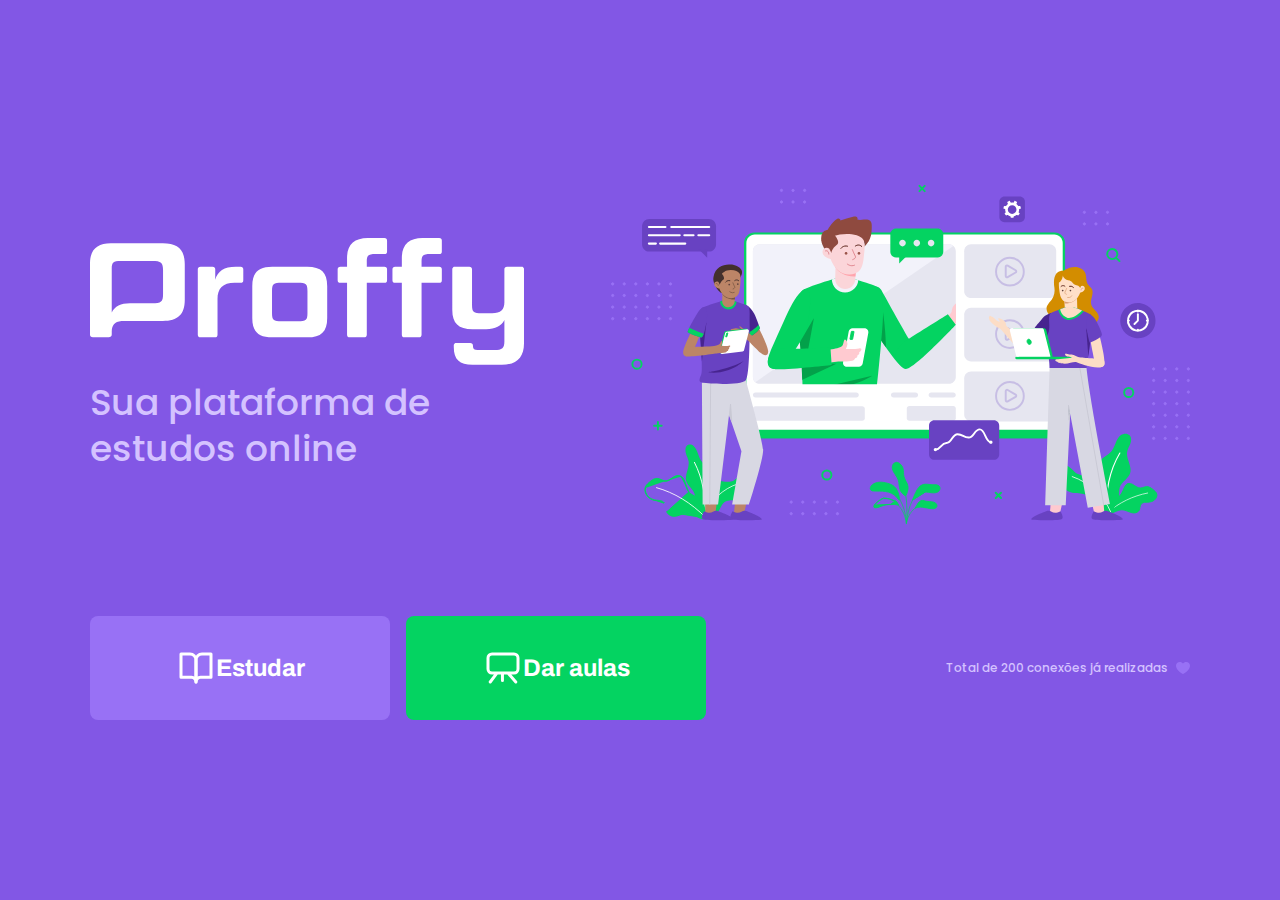
<file: index.html>
<!DOCTYPE html>
<html lang="pt_br">
<head>
    <meta charset="UTF-8">
    <meta name="viewport" content="widht=devide-width, initial-scale=1.0">
    <meta name="theme-color" content="#8257">
    <title>Proffy | Sua plataforma de estudos online</title>

    <link rel="shortcut icon" href="/images/favicon.png" type="image/png">

    <link rel="stylesheet" href="styles/main.css">
    <link rel="stylesheet" href="styles/partials/page-landing.css">
    <link href="https://fonts.googleapis.com/css2?family=Archivo:wght@400;700&amp;family=Poppins:wght@400;600&amp;display=swap" rel="stylesheet">

</head>
<body id="page-landing">

    <div id="container">

        <div class="logo-container">
            <img src="images/logo.svg" alt="Proffy">
            <h2>Sua plataforma de estudos online</h2>
        </div>
        
        <img class="hero-image" src="images/landing.svg" alt="Plataforma de estudos">
        
        <div class="buttons-container">
            <a class="study" href="/study.html">
                <img src="images/icons/study.svg" alt="Estudar">
                Estudar
            </a>
            <a class="give-classes" href="/give-classes.html">
                <img src="images/icons/give-classes.svg" alt="Dar aulas">
                Dar aulas
            </a>
        </div>

        <p class="total-connections">
            Total de 200 conexões já realizadas
            <img src="images/icons/purple-heart.svg" alt="Coração roxo">
        </p>
    </div>

</body>
</html>
</file>
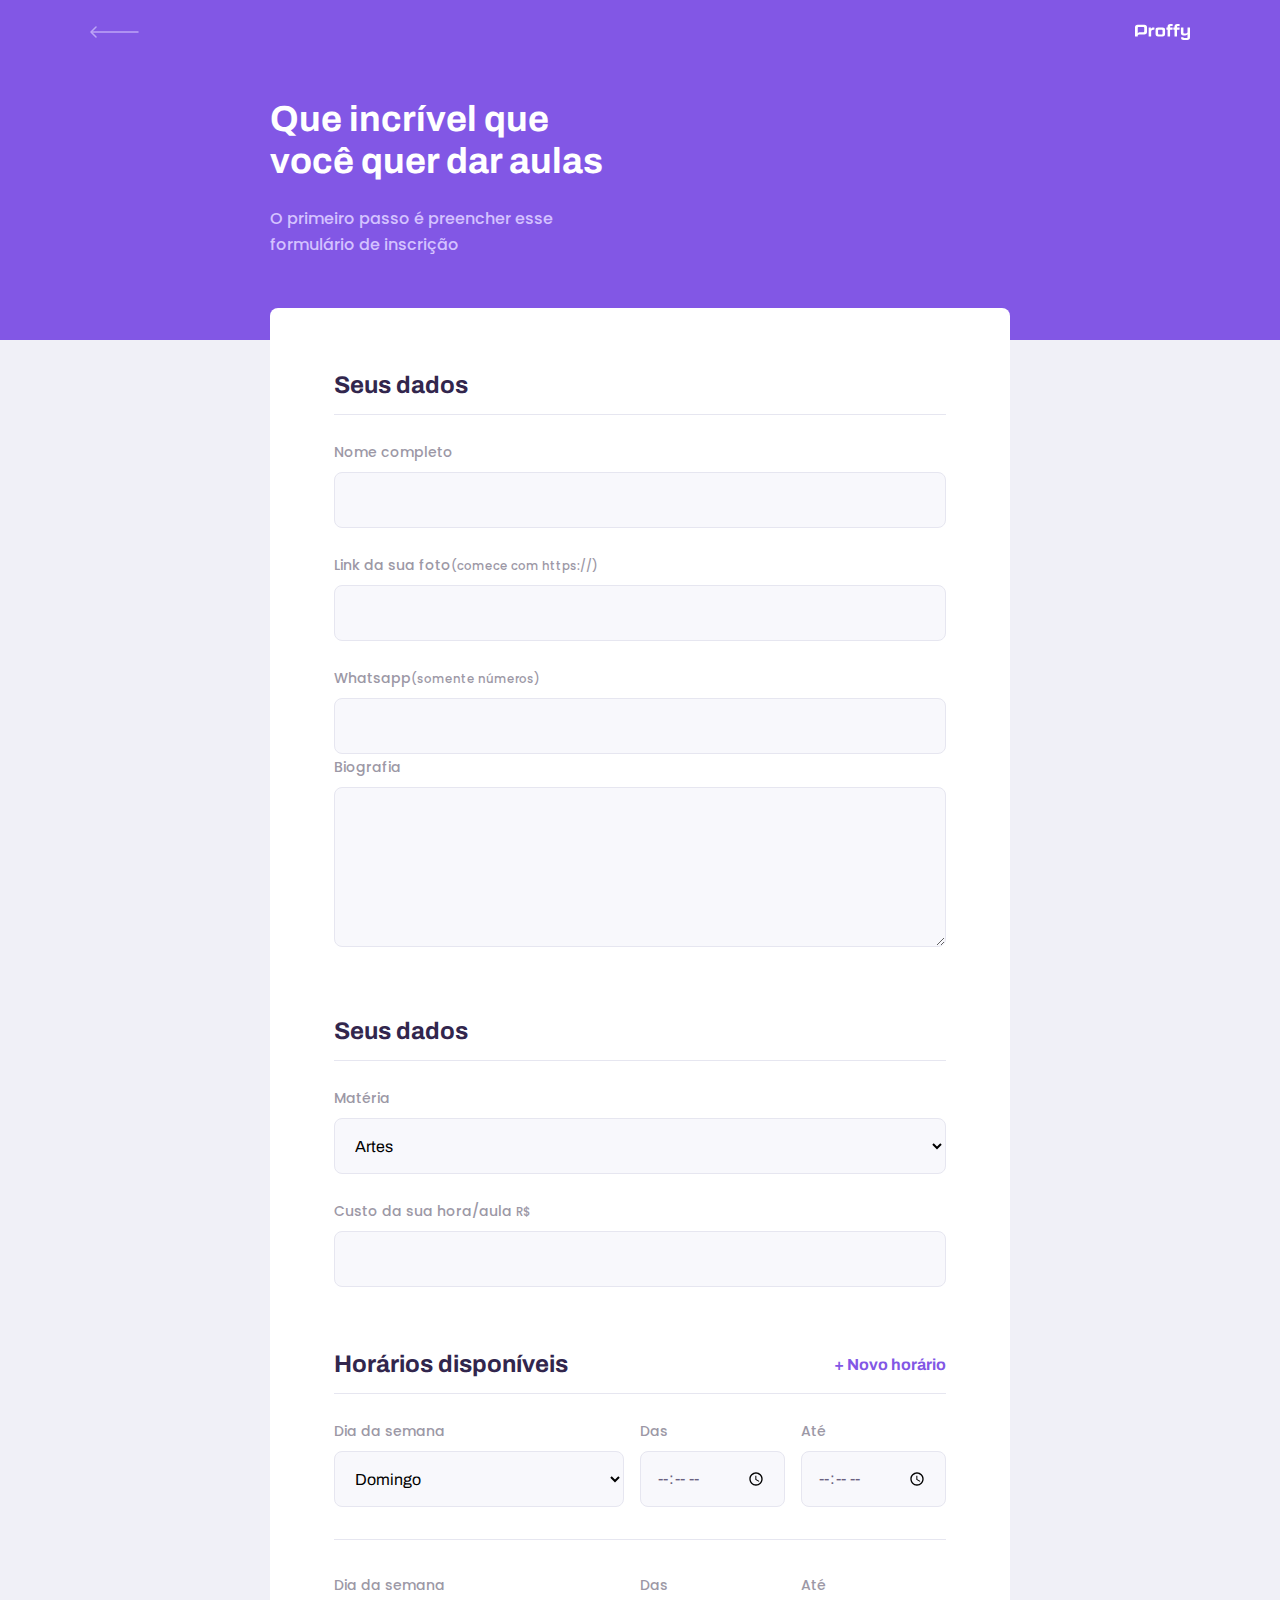
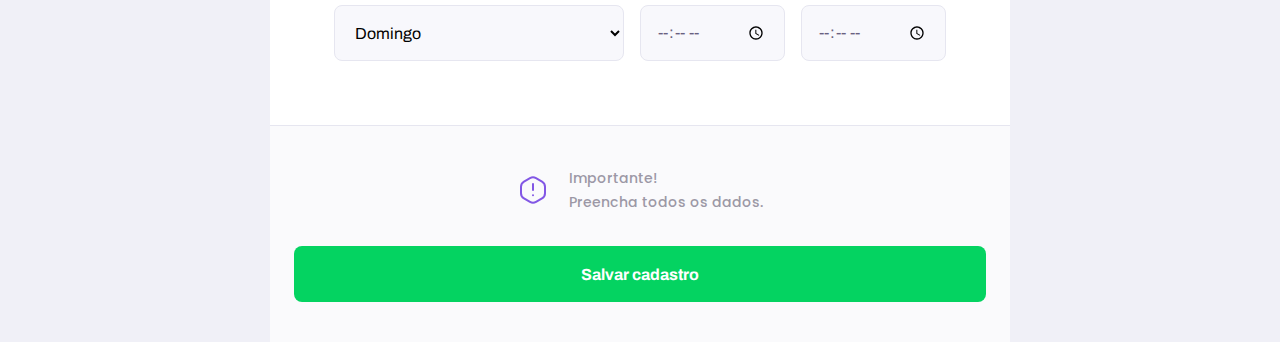
<file: give-classes.html>
<!DOCTYPE html>
<html lang="pt_br">
<head>
    <meta charset="UTF-8">
    <meta name="viewport" content="widht=devide-width, initial-scale=1.0">
    <meta name="theme-color" content="#8257">
    
    <title>Proffy | Sua plataforma de estudos online</title>

    <link rel="shortcut icon" href="/images/favicon.png" type="image/png">

    <link rel="stylesheet" href="styles/main.css">
    <link rel="stylesheet" href="styles/partials/page-give-classes.css">
    <link rel="stylesheet" href="styles/partials/header.css">
    <link rel="stylesheet" href="styles/partials/forms.css">

    <link href="https://fonts.googleapis.com/css2?family=Archivo:wght@400;700&amp;family=Poppins:wght@400;600&amp;display=swap" rel="stylesheet">

</head>
<body id="page-give-classes">

    <div id="container">
        <header class="page-header">
            <div class="top-bar-container">
                <a href="index.html">
                    <img src="images/icons/back.svg" alt="Voltar">
                </a>
                <img src="images/logo.svg">
            </div>
            <div class="header-content">
                <strong>Que incrível que você quer dar aulas</strong>
                <p>O primeiro passo é preencher esse formulário de inscrição</p>
            </div>

        </header>
       
        <main> <!--Conteúdo principal da página-->
            <form action="" id="create-class">
                <fieldset>
                    <legend>Seus dados</legend>

                    <div class="input-block">
                        <label for="name">Nome completo</label>
                        <input name="name" id="name" required>
                    </div>
                    
                    <div class="input-block">
                        <label for="avatar">Link da sua foto<small>(comece com https://)</small></label>
                        <input name="avatar" id="avatar" type="url" required>
                    </div>

                    <div class="input-block">
                        <label for="whastapp">Whatsapp<small>(somente números)</small></label>
                        <input name="whastapp" id="whastapp" type="number" required>
                    </div>

                    <div class="textarea-block">
                        <label for="bio">Biografia</label>
                        <textarea name="bio" id="bio" required></textarea> <!--Melhor deixar na mesma linha o fechamento da tag para o cursor não dar problema-->
                    </div>

                </fieldset>

                <fieldset>
                    <legend>Seus dados</legend>
                    
                    <div class="select-block">
                        <label for="subject">Matéria</label>
                        <select name="subject" id="subject" required>

                            <option value="" disabled="" hidden="">Selecione uma opção</option><!--Uma opção "especial": não aparece, mas serve para fazer tratamentos futuros-->
                            <option value="1">Artes</option>
                            <option value="2">Biologia</option>
                            <option value="3">Ciências</option>
                            <option value="4">Educação física</option>
                            <option value="5">Física</option>
                            <option value="6">Geografia</option>
                            <option value="7">História</option>
                            <option value="8">Matemática</option>
                            <option value="9">Português</option>
                            <option value="10">Química</option>

                        </select>
                    </div> 

                    <div class="input-block">
                        <label for="cost">Custo da sua hora/aula <small>R$</small>
                        </label>
                        <input type="cost" id="cost" type="number" required>
                    </div>

                </fieldset>

                <fieldset id="schedule-items">
                    <legend>Horários disponíveis
                        <button id="add-time">+ Novo horário</button>
                    </legend>

                    <div class="schedule-item">

                        <div class="select-block">
                            <label for="weekday">Dia da semana</label>

                            <select name="weekday[]" required>
                            <!--Os colchetes indicam que o campo pode vir com mais de um valor (vai servir pro backend agrupar os valores)-->
                                <option value="" disabled="" hidden="">Selecione uma opção</option>
                                <option value="0">Domingo</option>
                                <option value="1">Segunda-feira</option>
                                <option value="2">Terça-feira</option>
                                <option value="3">Quarta-feira</option>
                                <option value="4">Quinta-feira</option>
                                <option value="5">Sexta-feira</option>
                                <option value="6">Sábado</option>
                            </select>
                           
                        </div>

                        <div class="input-block">
                            <label for="time_from">Das</label>
                            <input type="time" name="time_from[]" required>
                        </div>

                        <div class="input-block">
                            <label for="time_to">Até</label>
                            <input type="time" name="time_to[]" required>
                        </div>

                    </div>

                    <div class="schedule-item">

                        <div class="select-block">
                            <label for="weekday">Dia da semana</label>

                            <select name="weekday[]" required>
                            <!--Os colchetes indicam que o campo pode vir com mais de um valor (vai servir pro backend agrupar os valores)-->
                                <option value="" disabled="" hidden="">Selecione uma opção</option>
                                <option value="0">Domingo</option>
                                <option value="1">Segunda-feira</option>
                                <option value="2">Terça-feira</option>
                                <option value="3">Quarta-feira</option>
                                <option value="4">Quinta-feira</option>
                                <option value="5">Sexta-feira</option>
                                <option value="6">Sábado</option>
                            </select>
                           
                        </div>

                        <div class="input-block">
                            <label for="time_from">Das</label>
                            <input type="time" name="time_from[]" required>
                        </div>

                        <div class="input-block">
                            <label for="time_to">Até</label>
                            <input type="time" name="time_to[]" required>
                        </div>

                    </div>

                </fieldset>
            </form>

            <footer>
                <p>
                    <img src="images/icons/warning.svg" alt="Aviso importante">Importante!
                    <br>Preencha todos os dados.
                </p>
                <button type="submit" form="create-class">Salvar cadastro</button> <!--Importante colocar o ID do form, já que está fora do formulário-->
            </footer>

        </main>
        
    </div>

</body>
</html>
</file>
<file: styles/main.css>
:root {
  /*definir algumas variáveis que servirão para outros estilos*/
  --color-background: #F0F0F7;
  --color-primary-lighter: #9871F5;
  --color-primary-light: #916BEA;
  --color-primary: #8257E5;
  --color-primary-dark: #774DD6;
  --color-primary-darker: #6842C2;
  --color-secondary: #04D361;
  --color-secondary-dark: #04BF58;
  --color-title-in-primary: #FFFFFF;
  --color-text-in-primary: #D4C2FF;
  --color-text-title: #32264D;
  --color-text-complement: #9C98A6;
  --color-text-base: #6A6180;
  --color-line-in-white: #E6E6F0;
  --color-input-background: #F8F8FC;
  --color-button-text: #FFFFFF;
  --color-box-base: #FFFFFF;
  --color-box-footer: #FAFAFC;

  font-size: 60%;
}


*{
  margin:0;
  padding:0;
  box-sizing: border-box;
}

html,body{
  height:100vh;
}

body { 
  background: var(--color-background);
  display: flex;
  align-items: center; /*funciona com o display: flex*/
  justify-content: center;
}

body, input, button, textarea{
  font-weight:500;
  font-family: Poppins;
  font-size:1.6rem; /*em relação ao que foi definido no root*/
  color: var(--color-text-base);

}

#container{
  width: 90vw;
  max-width: 700px; /* a largura máxima será essa. Não deverá passar disso*/
}

/*para tablets*/

@media (min-width: 700px) { /*se a tela for maior que 700 px*/
  :root{
    font-size: 62.5%; /*todo 1 rem vai ser equivalente a 10px*/
  }
}
</file>
<file: styles/partials/page-landing.css>
#page-landing{
    background: var(--color-primary);
}

#page-landing #container{
    color: var(--color-text-in-primary);
}


.logo-container img{
    height: 10rem
}
.logo-container{
    text-align: center;
    margin-bottom: 3.2rem
}
.logo-container h2{
    font-weight: 500;
    font-size: 3.6rem;
    line-height: 4.6rem;
    margin-top: 0.8rem;
}
.hero-image{
    width:100%;
}
.buttons-container{
    display:flex;
    justify-content:center;
    margin: 3.2rem 0;
}

.buttons-container a{
    width: 30rem;
    height: 10.4rem;
    border-radius: .8rem;
    margin-right: 1.6rem;

    font: 700 2.4rem Archivo;
    
    display: flex;
    align-items:center;
    justify-content: center;

    text-decoration: none;

    color: var(--color-button-text);

    transition: background 0.2s; /*tempo de transição entre estados do background*/

}

.buttons-container a img{
    width: 4rem;
}

.buttons-container a.study{
    background: var(--color-primary-lighter);
}
.buttons-container a.study:hover{
    background: var(--color-primary-light);
}
.buttons-container a.give-classes{
    background: var(--color-secondary);
    margin-right: 0; /*retirar a margem direita porque estava com um deslocamento errado*/
}

.buttons-container a.give-classes:hover{
    background: var(--color-secondary-dark)
}

.total-connections{
    font-size:  1.8rem;
    display: flex;
    align-items: center;
    justify-content: center;
}

.total-connections img{
    margin-left:0.8rem;
}

@media(max-width: 699px){ /*telas ate 699 px, ou seja, menor que 700px*/
    :root{
        font-size: 40% /*modificar as medidas rem*/
    }
}

/*Para computadores*/
@media(min-width:1100px){ /*quando o tamanho da tela for maior ou igual a 100px,
    deverá seguir essas regras abaixo */

    #page-landing #container{
        max-width:1100px; /* a largura máxima será essa. Não deverá passar disso*/
        
        /*Trabalhando com grids*/
        display: grid;
        grid-template-columns: 2fr 1fr 2fr; /*tamanho das colunas da grid-> fr divide a tela por igual*/
        grid-template-rows: 350px 1fr; /*tamanho das linhas*/
        grid-template-areas: "proffy image image" "button button texting"; /*nomeando as areas da grid*/

        /*separa os elementos/divisões da grid */
        column-gap: 87px;
        row-gap: 86px;
    }

    .logo-container{
        grid-area: proffy; /*define em qual área a grid ele estará*/
        text-align: initial; /*no modelo para mobile, estava center. Agora, irá ficar no início*/
        align-self: center; /*"self" se refere à divisão do grid em questão:
        irá alinhar no centro todos os elementos dentro dela*/
        margin: 0;
    }

    .logo-container img{
        height: 127px;
    }

    .hero-image{
        grid-area: image; /*define em qual área a grid ele estará*/
        height: 350px;
    }

    .buttons-container{
        grid-area: button; /*define em qual área a grid ele estará*/
        justify-content: flex-start; /*no inicio do conteúdo flex*/
        margin: 0; /*redefine as margens*/
    
    }

    .total-connections{
        grid-area: texting; /*define em qual área a grid ele estará*/
        justify-self: end; /*coloca os elementos da área do grid para justificar na direita*/
        font-size: 1.2rem;
    }
}
</file>
<file: styles/partials/page-give-classes.css>
#page-give-classes #container{
    width: 100vw;
    height: 100vh;
}

#page-give-classes .page-header .header-content{
    margin-bottom: 6.4rem;
}

#page-give-classes main{
    background: var(--color-box-base);
    width: 100%;
    max-width: 74rem;
    border-radius: .8rem;
    margin: -3.2rem auto 3.2rem;
    padding-top: 6.4rem;
}

#page-give-classes fieldset{
    border:none;

    padding: 0 2.4rem;
}

#page-give-classes fieldset legend{
    font: 700 2.4rem Archivo;
    color:var(--color-text-title);
    margin-bottom: 2.4rem;

    display: flex;
    align-items: center;
    justify-content: space-between;
    
    width: 100%;
    padding-bottom: 1.6rem;
    border-bottom: 1px solid var(--color-line-in-white);
}

#page-give-classes fieldset legend button{
    background: none;
    border: 0;
    
    color: var(--color-primary);

    font: 700 1.6rem Archivo;

    cursor: pointer;

    transition: 1s;
    /* Quando não coloca nada na transição, significa que quer que altere todas as propriedades que vierem a sofrer mudanças */

}

#page-give-classes fieldset legend button:hover{
    color: var(--color-primary-dark);
    transform: translateY(-5px);
}

#page-give-classes fieldset+fieldset{
    margin-top:  6.4rem;
}

#page-give-classes .input-block + .input-block,
#page-give-classes .textarea-block + .textarea-block,
#page-give-classes .select-block + .input-block{ /*Pega um input-block que tenha anterior a ele um select-block (o mesmo para os outros elementos acima*/
    margin-top: 2.4rem;
}

#page-give-classes main footer{
    padding: 4rem 2.4rem;

    background: var(--color-box-footer);
    border-top: 1px solid var(--color-line-in-white);
    margin-top: 6.4rem;
}

#page-give-classes main footer p{
    display: flex;
    align-items: center;
    justify-content: center;
    
    font-size: 1.4rem;
    line-height: 2.4rem;

    color: var(--color-text-complement);
}

#page-give-classes main footer p img{
    margin-right: 2rem;
}

#page-give-classes main footer button{
    width:100%;
    height: 5.6rem;
    
    background: var(--color-secondary);
    color: var(--color-button-text);
    
    border: 0;
    border-radius: .8rem;
    cursor: pointer;
    font: 700 1.6rem Archivo;
    
    display: flex;
    align-items: center;
    justify-content: center;
    
    text-decoration: none;
    transition: 0.2s;
    margin-top: 3.2rem;
}

#page-give-classes main footer button:hover{
    background-color: var(--color-secondary-dark);
}

/* A+B -> elemento A que for seguido do elemento B */
.schedule-item+.schedule-item{
    margin-top: 3.2rem;
    padding-top: 3.2rem;
    
    border-top: 1px solid var(--color-line-in-white);
}

/* mudanças para desktop */
@media(min-width: 700px){
    #page-give-classes #container{
        max-width: 100vw;
    }

    #page-give-classes .page-header .header-content{
        margin-bottom: 0;
    }
    #page-give-classes main fieldset{
        padding: 0 64px ;
    }
    .schedule-item{
        display: grid;
        grid-template-columns: 2fr 1fr 1fr;
        column-gap: 1.6rem;
    }
    #page-give-classes #schedule-items .input-block + .input-block,
    #page-give-classes #schedule-items .select-block + .input-block{
        margin-top:0 ;
    }
}
</file>
<file: styles/partials/header.css>
.page-header{
    background-color: var(--color-primary);

    display: flex; /*um conteudo ao lado do outro (padrão)*/
    flex-direction: column; /*muda o flex para coluna*/

}

.page-header .top-bar-container{
    width: 90%;
    margin: 0 auto;

    display: flex;
    align-items: center;
    justify-content: space-between; /*insere um espaço entre os itens*/

    padding: 1.6rem 0;
}

.page-header .top-bar-container a{
    height: 3.2rem;
    transition: opacity 0.2s;
}

.page-header .top-bar-container a:hover{
    opacity: 0.6;
}

.page-header .top-bar-container > img{
    height: 1.6rem;
}

.page-header .header-content{
    width: 90%;
    margin: 3.2rem auto;
    position: relative; /*vai ser util para desktop*/
}

.page-header .header-content strong{
    font: 700 3.6rem Archivo;
    line-height: 4.2rem; /*espaçamento da linha do texto*/
    color: var(--color-title-in-primary);
}

.page-header .header-content p{
    max-width: 30rem;
    font-size: 1.6rem;
    line-height: 2.6rem;
    color: var(--color-text-in-primary);
    margin-top: 2.4rem;
}



@media (min-width:700px){
    #page-study #container{
        max-width: 100vw;
    }

    .page-header{
        height: 340px;

    }

    .page-header .top-bar-container{
        max-width: 1100px;
    }

    .page-header .header-content{
        max-width: 740px;

        margin: 0 auto;

        flex: 1 1;  /*Ocupa todo o conteúdo flex*/

        padding-bottom: 48px;
        display: flex;
        flex-direction: column;
        justify-content: center;
    }

    .page-header .header-content strong{
        max-width: 350px;
    }

    
}
</file>
<file: styles/partials/forms.css>
.input-block input, 
.select-block select, 
.textarea-block textarea{
    width:100%;
    height: 5.6rem;
    margin-top: 0.8rem;
    
    border-radius: 0.8rem;
    background: var(--color-input-background);
    border: 1px solid var(--color-line-in-white);
    outline: 0;
    
    padding: 0 1.6rem;
    font: 1.6rem Archivo;
}

.select-block label, 
.input-block label, 
.textarea-block label{
    font-size: 1.4rem;
    color: var(--color-text-complement);
}

.textarea-block textarea{
    padding: 1.2rem 1.6rem;
    height: 16rem;

    resize: vertical; /*Tira o resize para todas as direções, permite apenas na vertical*/
}

.input-block, 
.textarea-block{
    position: relative; /*Para o "after" que será criado*/
}

.input-block:focus-within::after, 
.textarea-block:focus-within::after{ /*focus-whitin: Se o elemento estiver em foco ("clicado")*/
/*::after -> pseudo-elemento | Ou seja, o css irá criar um elemento quando o campo estiver em foco*/

    content:""; /*Precisa dessa tag para ser criado, já que precisa ser conteúdo. Mas a tag pode ser vazia*/
    
    width: calc(100% - 3.2rem); /*Faz um cálculo. A porcentagem se refere ao disponível no elemento*/
    height: 2px;
    background: var(--color-primary-light);
    
    position: absolute; /*insere o elemento em uma posição absoluta na tela. No caso, precisamos colocar um posicionamneto relativo no pai dele para poder ter uma posição absoluta em relação ao elemento pai*/
    left: 1.6rem;
    right: 1.6rem;
    bottom: 0;

}
</file>
